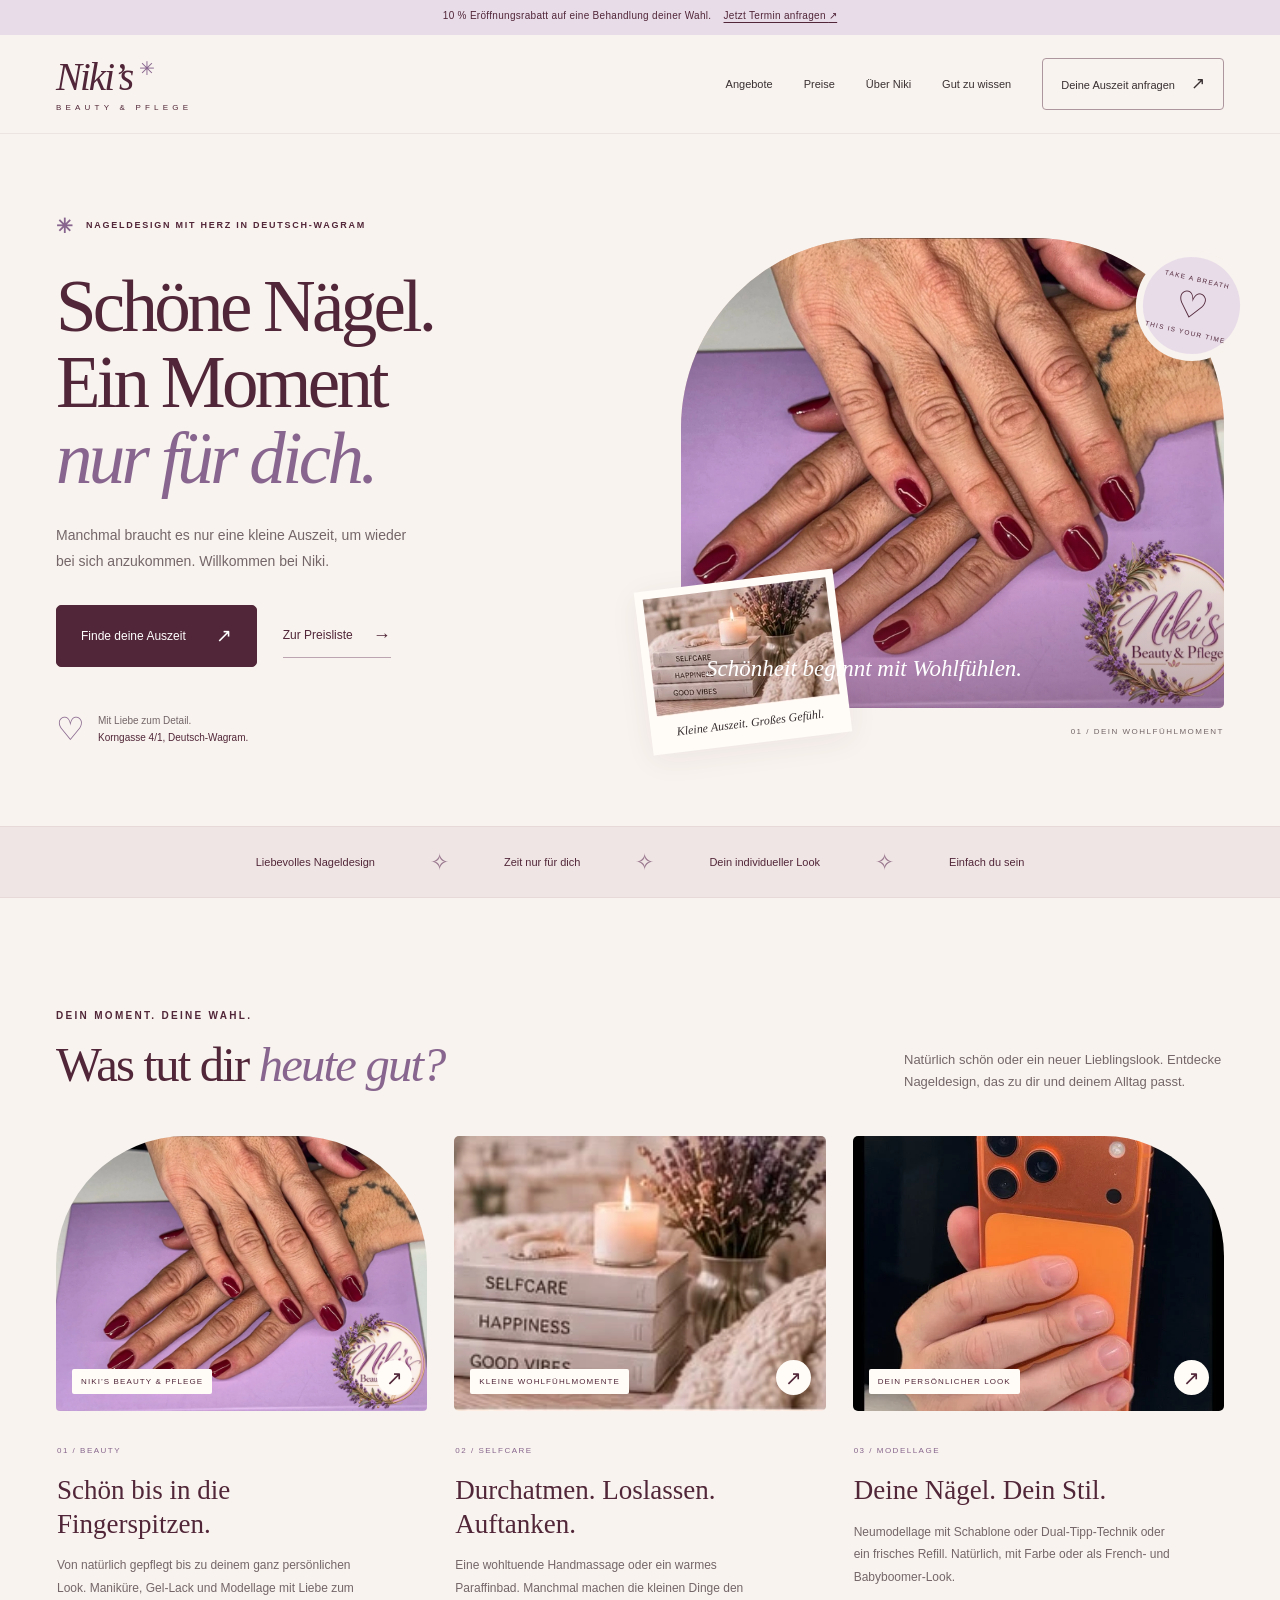
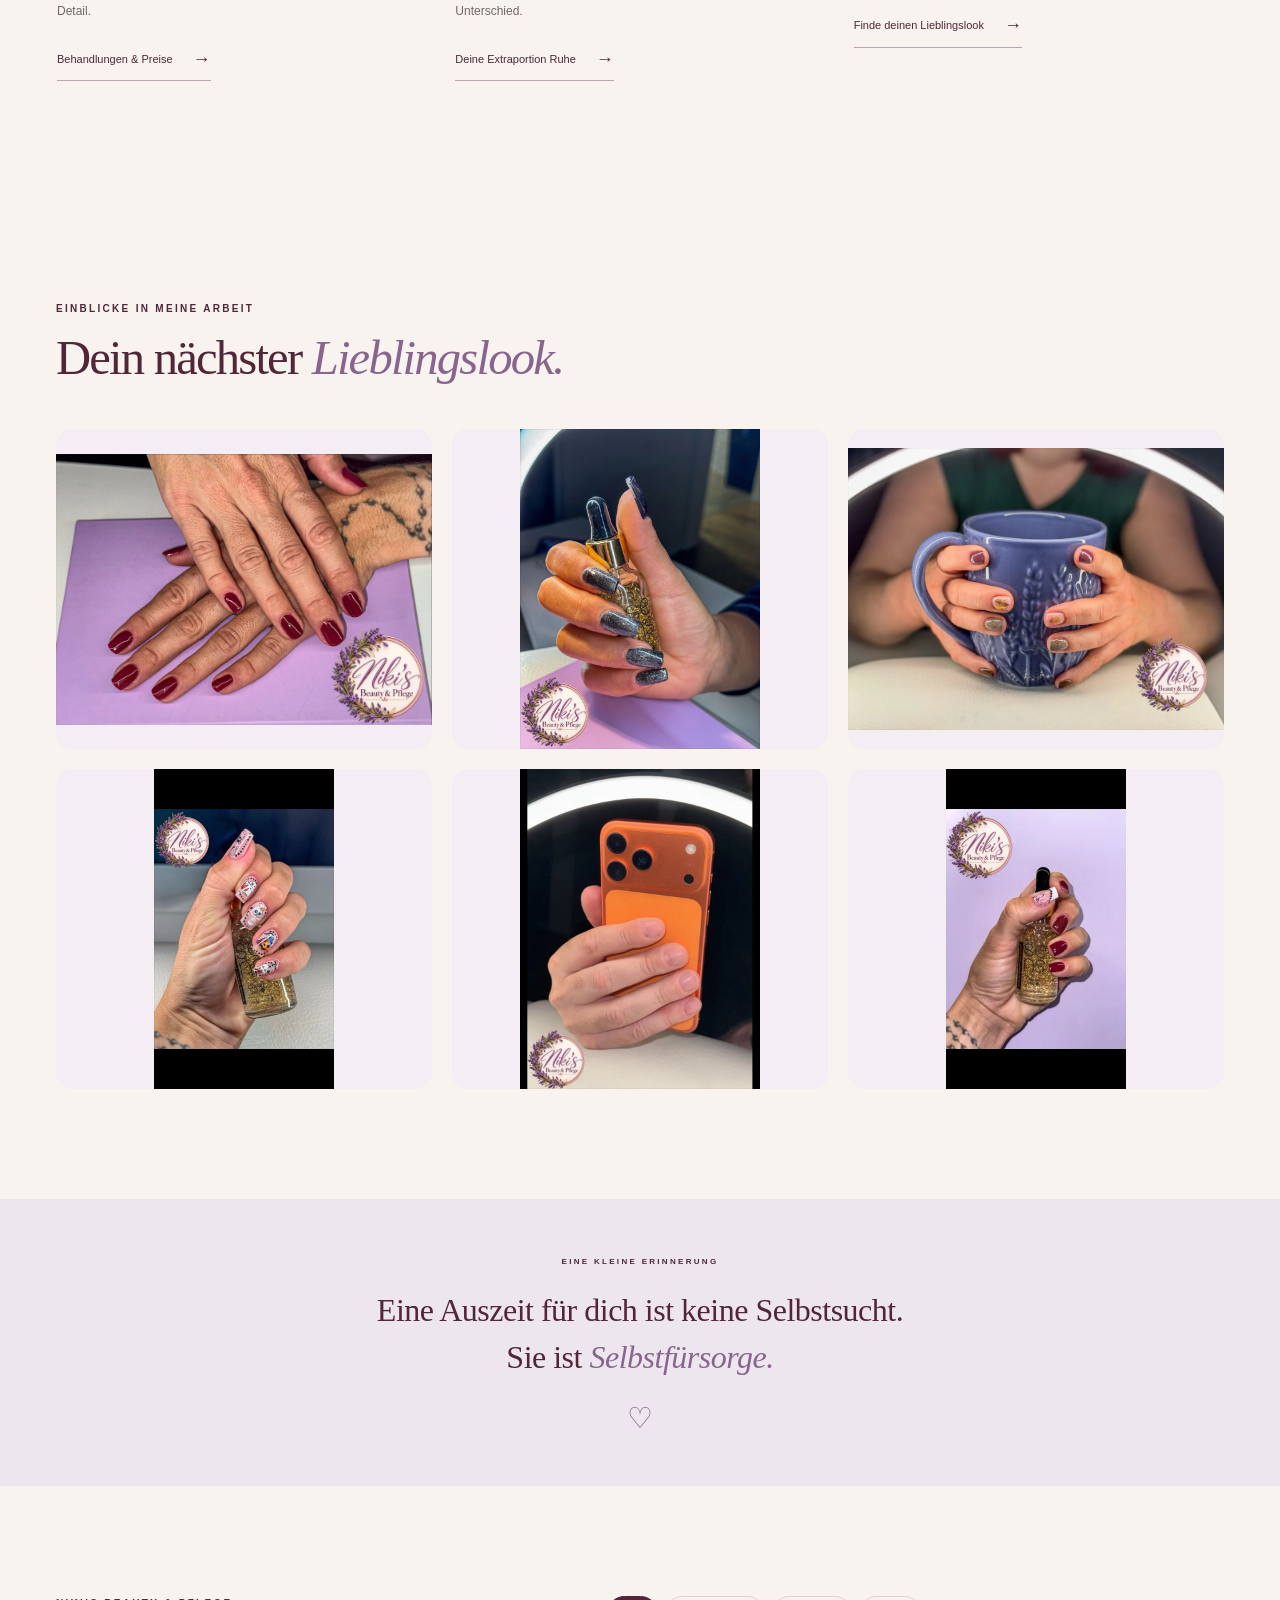
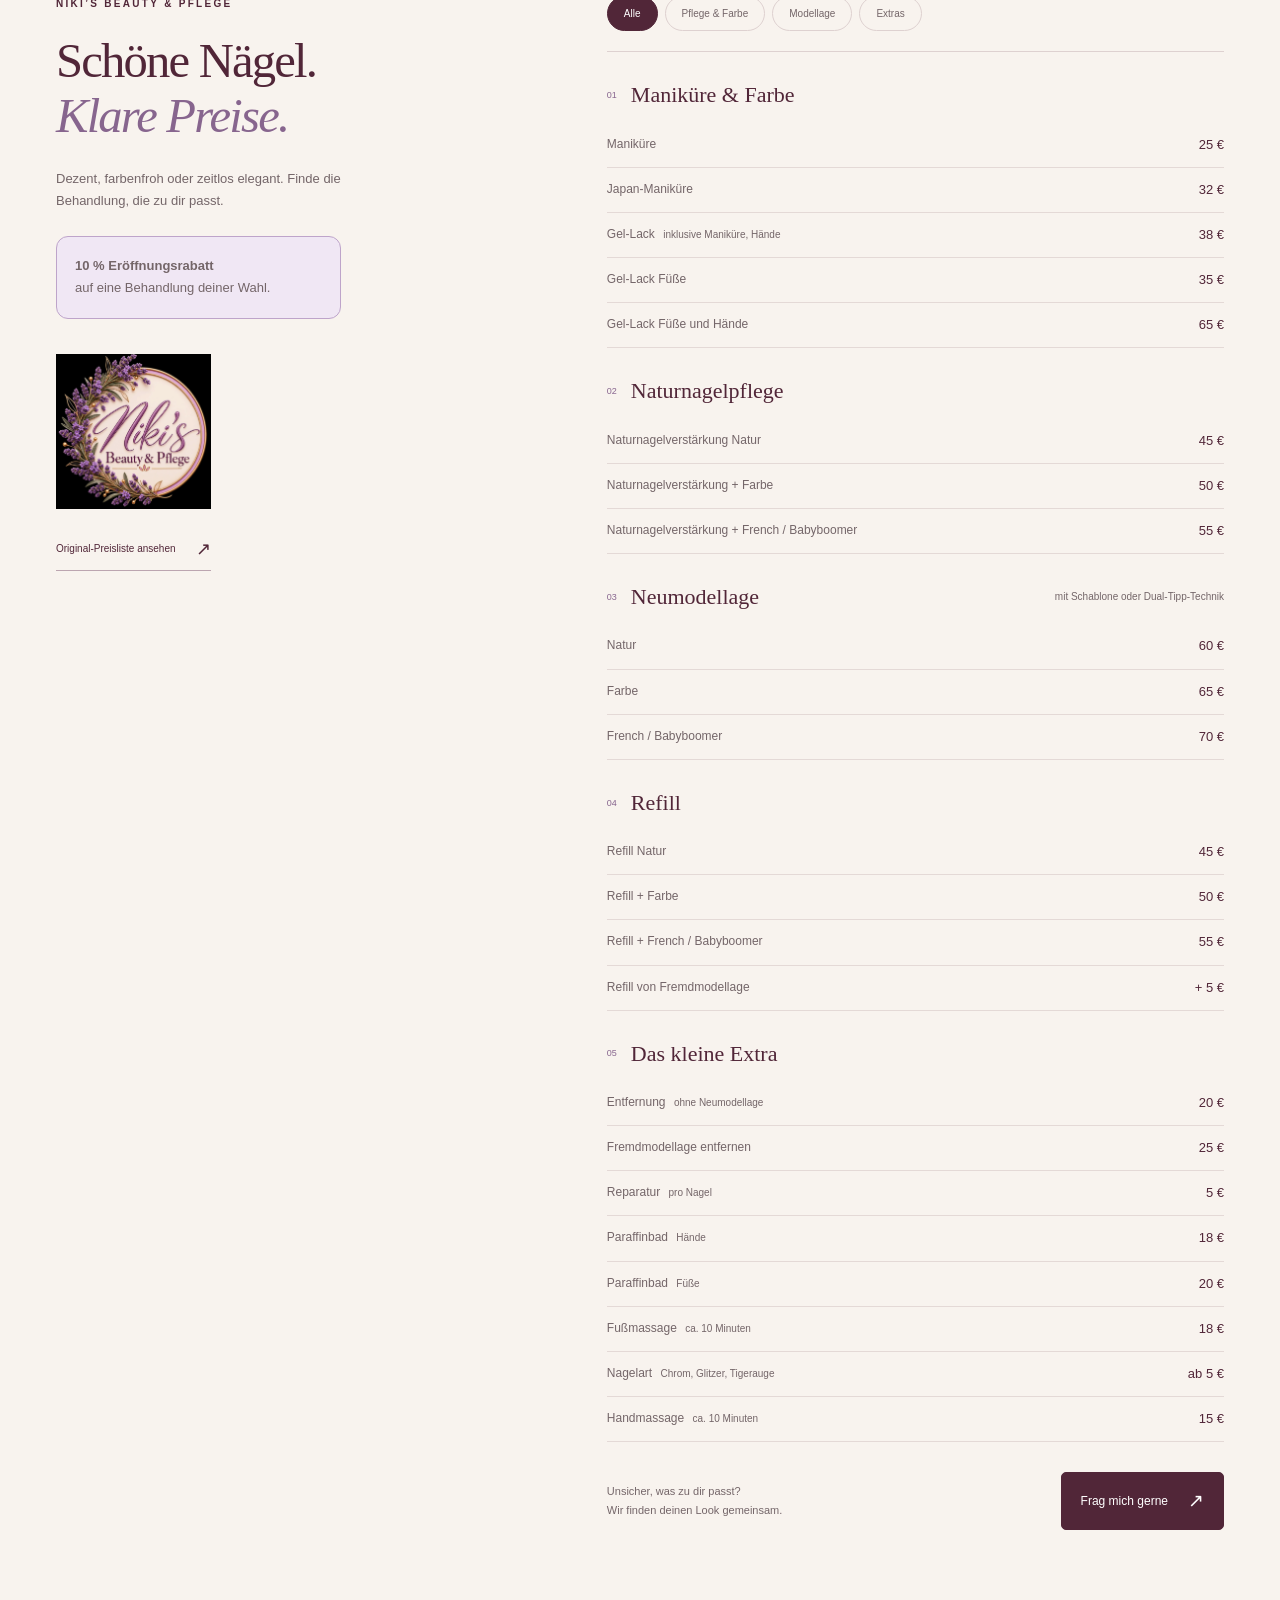
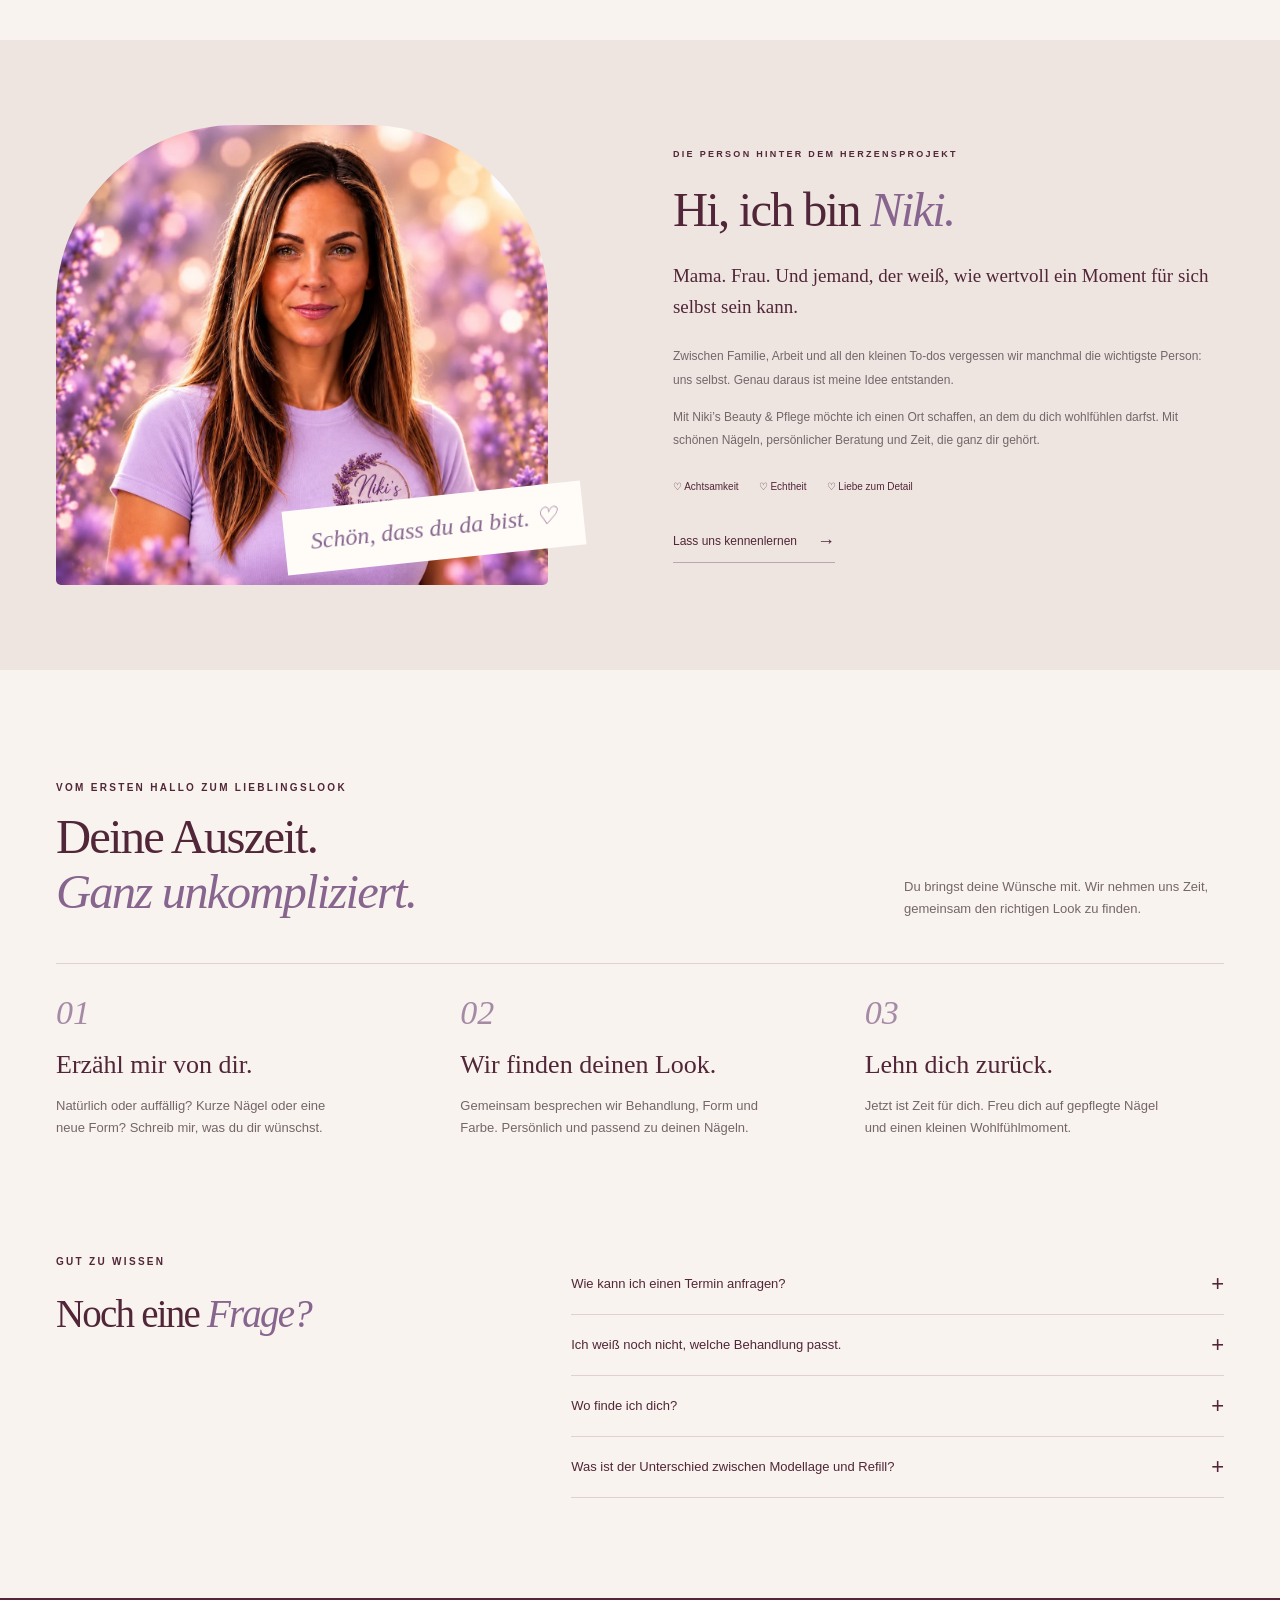
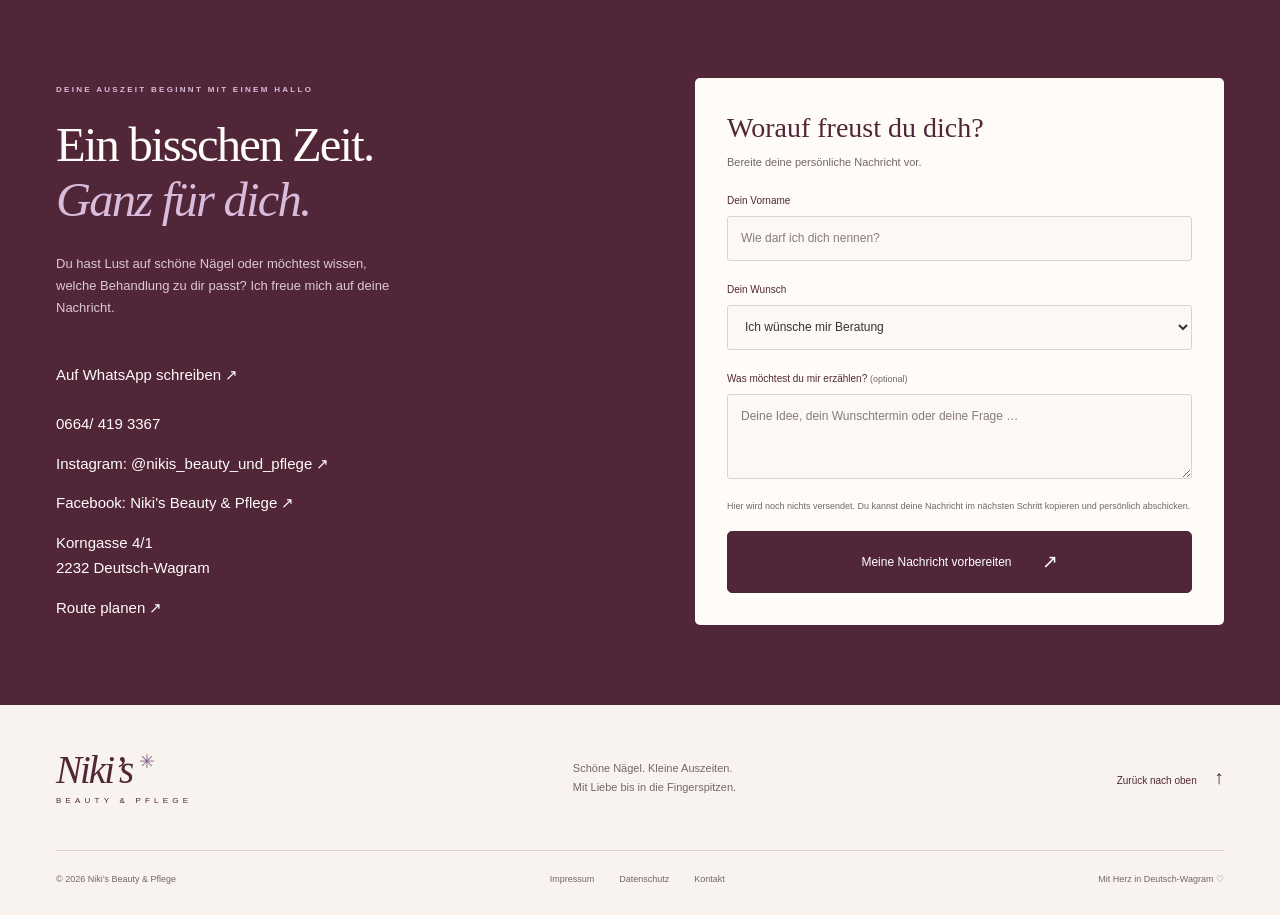
<file: index.html>
<!doctype html>
<html lang="de">
<head>
  <meta charset="utf-8">
  <meta name="viewport" content="width=device-width, initial-scale=1">
  <meta name="theme-color" content="#f8f3ee">
  <meta name="description" content="Niki’s Beauty &amp; Pflege in Deutsch-Wagram: liebevolles Nageldesign, Maniküre, Gel-Lack und Modellage. Entdecke die Behandlungen und Preise.">
  <title>Niki’s Beauty &amp; Pflege · Nageldesign in Deutsch-Wagram</title>
  <meta property="og:title" content="Niki’s Beauty &amp; Pflege · Ein Moment nur für dich">
  <meta property="og:description" content="Maniküre, Gel-Lack und Nagelmodellage in Deutsch-Wagram.">
  <meta property="og:type" content="website">
  <link rel="icon" href="assets/favicon.svg" type="image/svg+xml">
  <link rel="stylesheet" href="styles.css">
  <script src="config.js" defer></script>
  <script src="script.js" defer></script>
</head>
<body>
<a class="skip-link" href="#main">Zum Inhalt springen</a>
<div class="announcement"><span>10 % Eröffnungsrabatt auf eine Behandlung deiner Wahl.</span> <a href="#kontakt">Jetzt Termin anfragen <span aria-hidden="true">↗</span></a></div>
<header class="site-header">
  <a class="wordmark" href="#" aria-label="Niki’s Beauty &amp; Pflege, Startseite"><span>Niki’s<span class="brand-dot">✳</span></span><small>BEAUTY &amp; PFLEGE</small></a>
  <button class="menu-toggle" type="button" aria-controls="navigation" aria-expanded="false"><span>Menü</span><span class="menu-lines" aria-hidden="true"></span></button>
  <nav id="navigation" aria-label="Hauptnavigation">
    <a href="#angebote">Angebote</a><a href="#preise">Preise</a><a href="#ueber-mich">Über Niki</a><a href="#fragen">Gut zu wissen</a><a href="#kontakt" class="nav-cta">Deine Auszeit anfragen <span aria-hidden="true">↗</span></a>
  </nav>
</header>
<main id="main">
  <section class="hero section-wrap" aria-labelledby="hero-title">
    <div class="hero-copy">
      <p class="eyebrow"><span class="tiny-star" aria-hidden="true">✳</span> NAGELDESIGN MIT HERZ IN DEUTSCH-WAGRAM</p>
      <h1 id="hero-title">Schöne Nägel.<br>Ein Moment<br><em>nur für dich.</em></h1>
      <p class="intro">Manchmal braucht es nur eine kleine Auszeit, um wieder bei sich anzukommen. Willkommen bei Niki.</p>
      <div class="hero-actions"><a class="button" href="#angebote">Finde deine Auszeit <span aria-hidden="true">↗</span></a><a class="text-link" href="#preise">Zur Preisliste <span aria-hidden="true">→</span></a></div>
      <div class="hero-note"><span class="note-heart" aria-hidden="true">♡</span><p>Mit Liebe zum Detail.<br><strong>Korngasse 4/1, Deutsch-Wagram.</strong></p></div>
    </div>
    <div class="hero-art">
      <figure class="hero-photo"><img src="assets/nail-design-1.webp" alt="Bordeauxrote Nägel von Niki’s Beauty &amp; Pflege" width="454" height="356" fetchpriority="high"><figcaption>Schönheit beginnt mit Wohlfühlen.</figcaption></figure>
      <div class="circle-note"><span>TAKE A BREATH</span><b>♡</b><span>THIS IS YOUR TIME</span></div>
      <div class="mini-photo"><img src="assets/details.webp" width="316" height="171" alt="Kerzenlicht und Lavendel für einen ruhigen Moment"><span>Kleine Auszeit. Großes Gefühl.</span></div>
      <span class="hero-index" aria-hidden="true">01 / DEIN WOHLFÜHLMOMENT</span>
    </div>
  </section>
  <div class="values-strip" aria-label="Was dich erwartet"><span>Liebevolles Nageldesign</span><i aria-hidden="true">✧</i><span>Zeit nur für dich</span><i aria-hidden="true">✧</i><span>Dein individueller Look</span><i aria-hidden="true">✧</i><span>Einfach du sein</span></div>

  <section id="angebote" class="section-wrap section-space">
    <div class="section-heading"><div><p class="eyebrow">DEIN MOMENT. DEINE WAHL.</p><h2>Was tut dir <em>heute gut?</em></h2></div><p>Natürlich schön oder ein neuer Lieblingslook. Entdecke Nageldesign, das zu dir und deinem Alltag passt.</p></div>
    <div class="offer-grid">
      <article class="offer-card beauty"><a href="#preise" class="offer-image"><img src="assets/nail-design-1.webp" alt="Bordeauxrote Nagelmodellage von Niki" width="454" height="356" loading="lazy"><span class="image-label">NIKI’S BEAUTY &amp; PFLEGE</span><span class="round-arrow" aria-hidden="true">↗</span></a><div class="offer-copy"><span class="card-number">01 / BEAUTY</span><h3>Schön bis in die Fingerspitzen.</h3><p>Von natürlich gepflegt bis zu deinem ganz persönlichen Look. Maniküre, Gel-Lack und Modellage mit Liebe zum Detail.</p><a class="text-link" href="#preise">Behandlungen & Preise <span aria-hidden="true">→</span></a></div></article>
      <article class="offer-card"><a href="#preise" class="offer-image" data-category-link="extras"><img src="assets/details.webp" alt="Kerze, weiche Textilien und Lavendel" width="316" height="171" loading="lazy"><span class="image-label">KLEINE WOHLFÜHLMOMENTE</span><span class="round-arrow" aria-hidden="true">↗</span></a><div class="offer-copy"><span class="card-number">02 / SELFCARE</span><h3>Durchatmen. Loslassen. Auftanken.</h3><p>Eine wohltuende Handmassage oder ein warmes Paraffinbad. Manchmal machen die kleinen Dinge den Unterschied.</p><a class="text-link" href="#preise" data-category-link="extras">Deine Extraportion Ruhe <span aria-hidden="true">→</span></a></div></article>
      <article class="offer-card"><a href="#preise" class="offer-image" data-category-link="modellage"><img src="assets/nail-design-5.webp" alt="Natürlich gepflegte Nägel von Niki" width="158" height="144" loading="lazy"><span class="image-label">DEIN PERSÖNLICHER LOOK</span><span class="round-arrow" aria-hidden="true">↗</span></a><div class="offer-copy"><span class="card-number">03 / MODELLAGE</span><h3>Deine Nägel. Dein Stil.</h3><p>Neumodellage mit Schablone oder Dual-Tipp-Technik oder ein frisches Refill. Natürlich, mit Farbe oder als French- und Babyboomer-Look.</p><a class="text-link" href="#preise" data-category-link="modellage">Finde deinen Lieblingslook <span aria-hidden="true">→</span></a></div></article>
    </div>
  </section>

<section id="galerie" class="section-wrap section-space"><div class="section-heading"><div><p class="eyebrow">EINBLICKE IN MEINE ARBEIT</p><h2>Dein nächster <em>Lieblingslook.</em></h2></div></div><div class="nail-gallery"><a href="assets/nail-design-1.webp" target="_blank" rel="noopener"><img src="assets/nail-design-1.webp" alt="Bordeauxrote Nägel" loading="lazy"></a><a href="assets/nail-design-2.webp" target="_blank" rel="noopener"><img src="assets/nail-design-2.webp" alt="Dunkles schimmerndes Nageldesign" loading="lazy"></a><a href="assets/nail-design-3.webp" target="_blank" rel="noopener"><img src="assets/nail-design-3.webp" alt="Nageldesign mit einer violetten Tasse" loading="lazy"></a><a href="assets/nail-design-4.webp" target="_blank" rel="noopener"><img src="assets/nail-design-4.webp" alt="Rosafarbenes Nageldesign mit Verzierungen" loading="lazy"></a><a href="assets/nail-design-5.webp" target="_blank" rel="noopener"><img src="assets/nail-design-5.webp" alt="Natürliche gepflegte Nägel" loading="lazy"></a><a href="assets/nail-design-6.webp" target="_blank" rel="noopener"><img src="assets/nail-design-6.webp" alt="Bordeauxrotes Nageldesign mit goldenen Details" loading="lazy"></a></div></section>
  <section class="quote-section"><p class="eyebrow">EINE KLEINE ERINNERUNG</p><blockquote>Eine Auszeit für dich ist keine Selbstsucht.<br>Sie ist <em>Selbstfürsorge.</em></blockquote><span aria-hidden="true">♡</span></section>

  <section id="preise" class="section-wrap section-space prices-section">
    <div class="price-intro"><p class="eyebrow">NIKI’S BEAUTY &amp; PFLEGE</p><h2>Schöne Nägel.<br><em>Klare Preise.</em></h2><p>Dezent, farbenfroh oder zeitlos elegant. Finde die Behandlung, die zu dir passt.</p><p class="opening-offer"><strong>10 % Eröffnungsrabatt</strong><br>auf eine Behandlung deiner Wahl.</p><img class="price-brand" src="assets/studio-logo.webp" width="460" height="395" alt="Niki’s Beauty &amp; Pflege: Logo mit Lavendelkranz" loading="lazy"><a class="text-link" href="assets/aktuelle-preisliste.webp" target="_blank" rel="noopener">Original-Preisliste ansehen <span aria-hidden="true">↗</span></a></div>
    <div class="price-content"><div class="price-filters" role="group" aria-label="Preisliste filtern"><button type="button" class="active" data-filter="all" aria-pressed="true">Alle</button><button type="button" data-filter="pflege" aria-pressed="false">Pflege & Farbe</button><button type="button" data-filter="modellage" aria-pressed="false">Modellage</button><button type="button" data-filter="extras" aria-pressed="false">Extras</button></div>
    <p class="sr-only" id="price-status" role="status"></p>
    <div class="price-group" data-category="pflege"><h3><span>01</span> Maniküre & Farbe</h3><dl><div><dt>Maniküre</dt><dd>25 €</dd></div><div><dt>Japan-Maniküre</dt><dd>32 €</dd></div><div><dt>Gel-Lack <small>inklusive Maniküre, Hände</small></dt><dd>38 €</dd></div><div><dt>Gel-Lack Füße</dt><dd>35 €</dd></div><div><dt>Gel-Lack Füße und Hände</dt><dd>65 €</dd></div></dl></div>
    <div class="price-group" data-category="pflege"><h3><span>02</span> Naturnagelpflege</h3><dl><div><dt>Naturnagelverstärkung Natur</dt><dd>45 €</dd></div><div><dt>Naturnagelverstärkung + Farbe</dt><dd>50 €</dd></div><div><dt>Naturnagelverstärkung + French / Babyboomer</dt><dd>55 €</dd></div></dl></div>
    <div class="price-group" data-category="modellage"><h3><span>03</span> Neumodellage <small>mit Schablone oder Dual-Tipp-Technik</small></h3><dl><div><dt>Natur</dt><dd>60 €</dd></div><div><dt>Farbe</dt><dd>65 €</dd></div><div><dt>French / Babyboomer</dt><dd>70 €</dd></div></dl></div>
    <div class="price-group" data-category="modellage"><h3><span>04</span> Refill</h3><dl><div><dt>Refill Natur</dt><dd>45 €</dd></div><div><dt>Refill + Farbe</dt><dd>50 €</dd></div><div><dt>Refill + French / Babyboomer</dt><dd>55 €</dd></div><div><dt>Refill von Fremdmodellage</dt><dd>+ 5 €</dd></div></dl></div>
    <div class="price-group" data-category="extras"><h3><span>05</span> Das kleine Extra</h3><dl><div><dt>Entfernung <small>ohne Neumodellage</small></dt><dd>20 €</dd></div><div><dt>Fremdmodellage entfernen</dt><dd>25 €</dd></div><div><dt>Reparatur <small>pro Nagel</small></dt><dd>5 €</dd></div><div><dt>Paraffinbad <small>Hände</small></dt><dd>18 €</dd></div><div><dt>Paraffinbad <small>Füße</small></dt><dd>20 €</dd></div><div><dt>Fußmassage <small>ca. 10 Minuten</small></dt><dd>18 €</dd></div><div><dt>Nagelart <small>Chrom, Glitzer, Tigerauge</small></dt><dd>ab 5 €</dd></div><div><dt>Handmassage <small>ca. 10 Minuten</small></dt><dd>15 €</dd></div></dl></div>
    <div class="price-footer"><p>Unsicher, was zu dir passt?<br>Wir finden deinen Look gemeinsam.</p><a href="#kontakt" class="button button-small">Frag mich gerne <span aria-hidden="true">↗</span></a></div>
    </div>
  </section>

  <section id="ueber-mich" class="about-section"><div class="section-wrap about-grid"><div class="about-picture"><img src="assets/niki-portrait.webp" alt="Niki von Niki’s Beauty &amp; Pflege" width="335" height="363" loading="lazy"><div class="picture-note">Schön, dass du da bist. ♡</div></div><div class="about-copy"><p class="eyebrow">DIE PERSON HINTER DEM HERZENSPROJEKT</p><h2>Hi, ich bin <em>Niki.</em></h2><p class="large-copy">Mama. Frau. Und jemand, der weiß, wie wertvoll ein Moment für sich selbst sein kann.</p><p>Zwischen Familie, Arbeit und all den kleinen To-dos vergessen wir manchmal die wichtigste Person: uns selbst. Genau daraus ist meine Idee entstanden.</p><p>Mit Niki’s Beauty &amp; Pflege möchte ich einen Ort schaffen, an dem du dich wohlfühlen darfst. Mit schönen Nägeln, persönlicher Beratung und Zeit, die ganz dir gehört.</p><div class="about-values"><span>♡ Achtsamkeit</span><span>♡ Echtheit</span><span>♡ Liebe zum Detail</span></div><a class="text-link" href="#kontakt">Lass uns kennenlernen <span aria-hidden="true">→</span></a></div></div></section>

  <section id="dein-besuch" class="section-wrap section-space visit-section">
    <div class="section-heading"><div><p class="eyebrow">VOM ERSTEN HALLO ZUM LIEBLINGSLOOK</p><h2>Deine Auszeit.<br><em>Ganz unkompliziert.</em></h2></div><p>Du bringst deine Wünsche mit. Wir nehmen uns Zeit, gemeinsam den richtigen Look zu finden.</p></div>
    <div class="visit-grid"><article><span>01</span><h3>Erzähl mir von dir.</h3><p>Natürlich oder auffällig? Kurze Nägel oder eine neue Form? Schreib mir, was du dir wünschst.</p></article><article><span>02</span><h3>Wir finden deinen Look.</h3><p>Gemeinsam besprechen wir Behandlung, Form und Farbe. Persönlich und passend zu deinen Nägeln.</p></article><article><span>03</span><h3>Lehn dich zurück.</h3><p>Jetzt ist Zeit für dich. Freu dich auf gepflegte Nägel und einen kleinen Wohlfühlmoment.</p></article></div>
  </section>

  <section id="fragen" class="section-wrap faq-section"><div><p class="eyebrow">GUT ZU WISSEN</p><h2>Noch eine <em>Frage?</em></h2></div><div class="faq-list"><details><summary>Wie kann ich einen Termin anfragen?<span aria-hidden="true">+</span></summary><p>Wähle unten deine Wunschbehandlung und bereite deine Nachricht vor. Nutze die Nachricht anschließend für deine persönliche Terminanfrage bei Niki. Dein Termin ist erst nach persönlicher Bestätigung vereinbart.</p></details><details><summary>Ich weiß noch nicht, welche Behandlung passt.<span aria-hidden="true">+</span></summary><p>Das ist ganz in Ordnung. Wähle „Ich wünsche mir Beratung“ und erzähle kurz, was du dir vorstellst. Gemeinsam finden wir eine passende Behandlung.</p></details><details><summary>Wo finde ich dich?<span aria-hidden="true">+</span></summary><p>Du findest Niki’s Beauty &amp; Pflege in der Korngasse 4/1, 2232 Deutsch-Wagram. Bitte vereinbare deinen Termin vorab.</p></details><details><summary>Was ist der Unterschied zwischen Modellage und Refill?<span aria-hidden="true">+</span></summary><p>Bei einer Neumodellage entsteht dein neuer Look mit Schablone oder Dual-Tipp-Technik. Ein Refill frischt eine bestehende Modellage auf. Welche Variante zu deinen Nägeln passt, klären wir gemeinsam.</p></details></div></section>

  <section id="kontakt" class="contact-section"><div class="section-wrap contact-grid"><div class="contact-copy"><p class="eyebrow">DEINE AUSZEIT BEGINNT MIT EINEM HALLO</p><h2>Ein bisschen Zeit.<br><em>Ganz für dich.</em></h2><p>Du hast Lust auf schöne Nägel oder möchtest wissen, welche Behandlung zu dir passt? Ich freue mich auf deine Nachricht.</p><div class="contact-status"><span class="status-dot" aria-hidden="true"></span><div><strong>Termine nach Vereinbarung</strong><p>Schreib mir auf WhatsApp oder ruf mich an.</p></div></div><a class="social-link" id="configured-contact" href="https://wa.me/436644193367" target="_blank" rel="noopener noreferrer">Auf WhatsApp schreiben ↗</a><div class="contact-details"><a href="tel:+436644193367">0664/ 419 3367</a><a href="https://www.instagram.com/nikis_beauty_und_pflege/" target="_blank" rel="noopener noreferrer">Instagram: @nikis_beauty_und_pflege ↗</a><a href="https://www.facebook.com/share/1BrkpChuZu/?mibextid=wwXIfr" target="_blank" rel="noopener noreferrer">Facebook: Niki's Beauty &amp; Pflege ↗</a><address>Korngasse 4/1<br>2232 Deutsch-Wagram</address><a href="https://www.google.com/maps/search/?api=1&amp;query=Korngasse%204%2F1%2C%202232%20Deutsch-Wagram" target="_blank" rel="noopener noreferrer">Route planen ↗</a></div></div>
    <form id="inquiry-form" class="inquiry-form"><h3>Worauf freust du dich?</h3><p>Bereite deine persönliche Nachricht vor.</p><label for="name">Dein Vorname</label><input id="name" name="name" autocomplete="given-name" required maxlength="80" placeholder="Wie darf ich dich nennen?">
    <label for="service">Dein Wunsch</label><select id="service" name="service"><option>Ich wünsche mir Beratung</option><option>Maniküre & Gel-Lack</option><option>Naturnagelverstärkung</option><option>Neumodellage</option><option>Refill</option><option>Handmassage & Extras</option></select>
    <label for="message">Was möchtest du mir erzählen? <small>(optional)</small></label><textarea id="message" name="message" rows="3" maxlength="2000" placeholder="Deine Idee, dein Wunschtermin oder deine Frage …"></textarea>
    <p class="form-note">Hier wird noch nichts versendet. Im nächsten Schritt kannst du deine Nachricht in WhatsApp öffnen und selbst abschicken.</p><button class="button" type="submit">Meine Nachricht vorbereiten <span aria-hidden="true">↗</span></button><noscript><p>Die Nachrichtenvorbereitung benötigt JavaScript. Du erreichst mich auch direkt unter 0664/ 419 3367 oder über den WhatsApp-Link.</p></noscript></form>
  </div></section>
</main>
<footer class="site-footer section-wrap"><div class="footer-main"><a href="#" class="wordmark"><span>Niki’s<span class="brand-dot">✳</span></span><small>BEAUTY &amp; PFLEGE</small></a><p>Schöne Nägel. Kleine Auszeiten.<br>Mit Liebe bis in die Fingerspitzen.</p><a href="#" class="back-top">Zurück nach oben <span aria-hidden="true">↑</span></a></div><div class="footer-bottom"><span>© <span id="year">2026</span> Niki’s Beauty &amp; Pflege</span><div><a href="impressum.html">Impressum</a><a href="datenschutz.html">Datenschutz</a><a href="#kontakt">Kontakt</a></div><span>Mit Herz in Deutsch-Wagram ♡</span></div></footer>
<dialog id="message-dialog" aria-labelledby="dialog-title"><button class="dialog-close" type="button" aria-label="Fenster schließen">×</button><p class="eyebrow">FAST GESCHAFFT</p><h2 id="dialog-title">Dein persönliches <em>Hallo.</em></h2><p>Kopiere den Text oder öffne ihn in WhatsApp. Es wurde noch keine Anfrage verschickt.</p><label for="prepared-message">Deine Nachricht</label><textarea id="prepared-message" rows="7" readonly></textarea><div class="dialog-actions"><button class="button" id="copy-message" type="button">Nachricht kopieren</button><a class="button button-outline" id="send-message" hidden target="_blank" rel="noopener noreferrer">Anfrage senden ↗</a></div><p id="copy-status" role="status"></p></dialog>
</body>
</html>
</file>
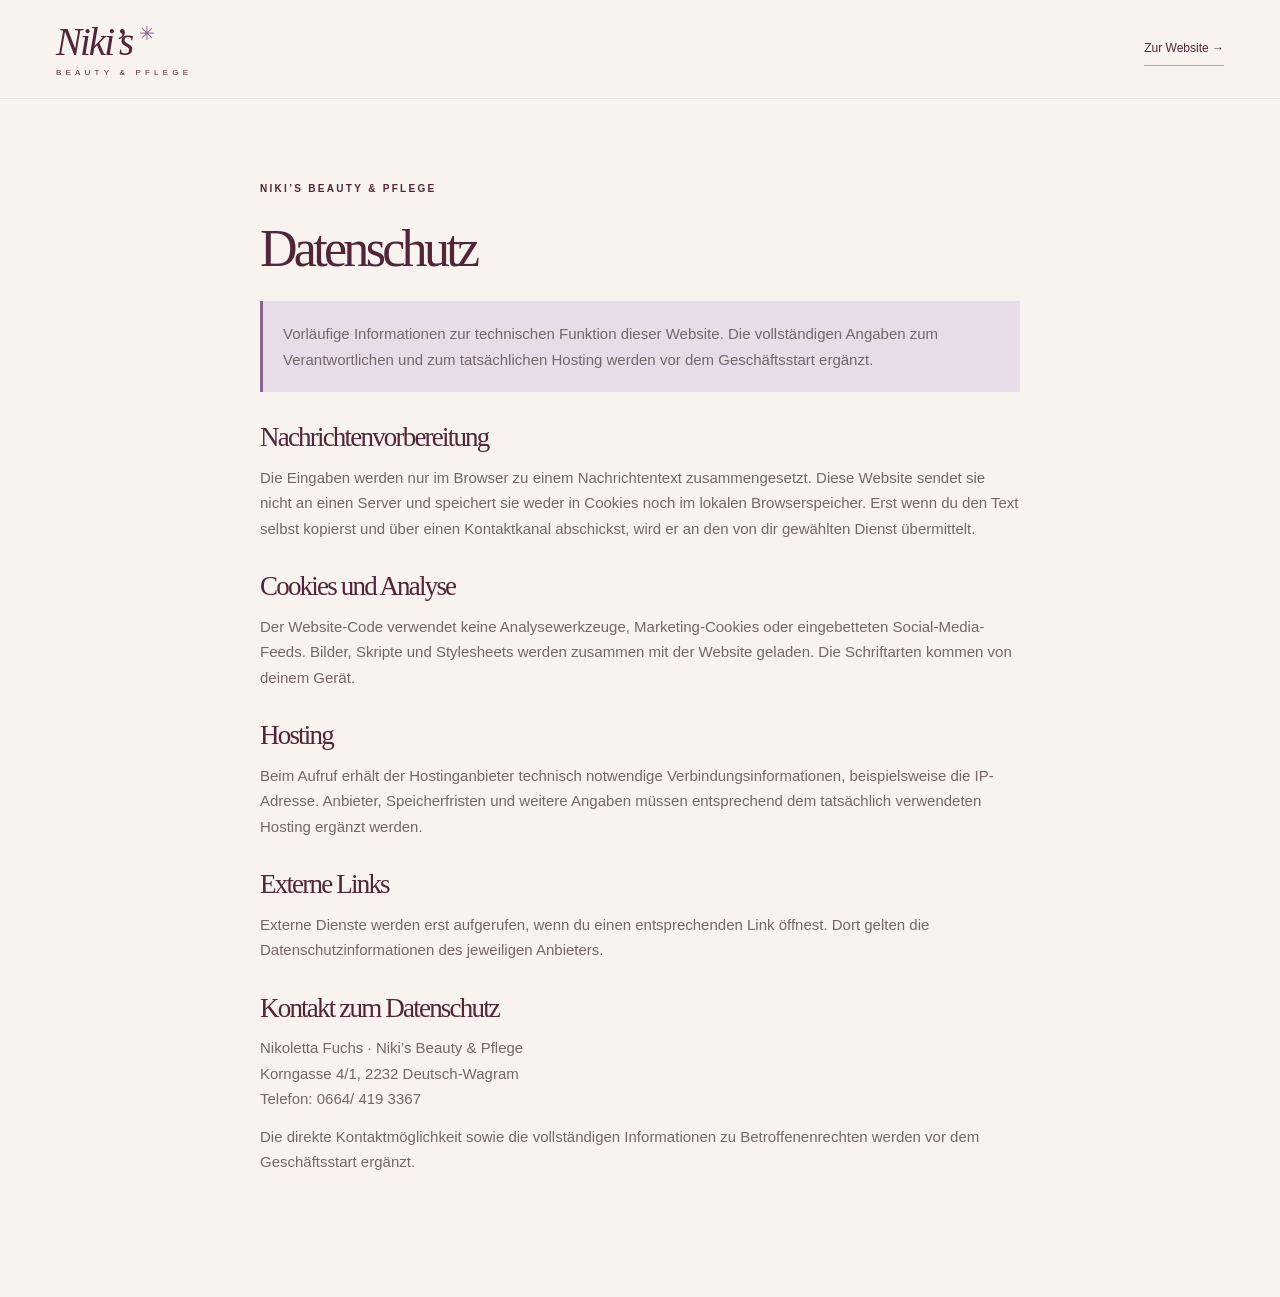
<file: datenschutz.html>
<!doctype html><html lang="de"><head><meta charset="utf-8"><meta name="viewport" content="width=device-width, initial-scale=1"><meta name="robots" content="noindex"><title>Datenschutz · Niki’s Beauty &amp; Pflege</title><link rel="icon" href="assets/favicon.svg" type="image/svg+xml"><link rel="stylesheet" href="styles.css"></head><body><header class="site-header"><a class="wordmark" href="index.html"><span>Niki’s<span class="brand-dot">✳</span></span><small>BEAUTY &amp; PFLEGE</small></a><a class="text-link" href="index.html">Zur Website →</a></header><main class="section-wrap legal-page"><p class="eyebrow">NIKI’S BEAUTY &amp; PFLEGE</p><h1>Datenschutz</h1><p class="legal-notice">Vorläufige Informationen zur technischen Funktion dieser Website. Die vollständigen Angaben zum Verantwortlichen und zum tatsächlichen Hosting werden vor dem Geschäftsstart ergänzt.</p><h2>Nachrichtenvorbereitung</h2><p>Die Eingaben werden nur im Browser zu einem Nachrichtentext zusammengesetzt. Diese Website sendet sie nicht an einen Server und speichert sie weder in Cookies noch im lokalen Browserspeicher. Erst wenn du den Text selbst kopierst und über einen Kontaktkanal abschickst, wird er an den von dir gewählten Dienst übermittelt.</p><h2>Cookies und Analyse</h2><p>Der Website-Code verwendet keine Analysewerkzeuge, Marketing-Cookies oder eingebetteten Social-Media-Feeds. Bilder, Skripte und Stylesheets werden zusammen mit der Website geladen. Die Schriftarten kommen von deinem Gerät.</p><h2>Hosting</h2><p>Beim Aufruf erhält der Hostinganbieter technisch notwendige Verbindungsinformationen, beispielsweise die IP-Adresse. Anbieter, Speicherfristen und weitere Angaben müssen entsprechend dem tatsächlich verwendeten Hosting ergänzt werden.</p><h2>Externe Links</h2><p>Externe Dienste werden erst aufgerufen, wenn du einen entsprechenden Link öffnest. Dort gelten die Datenschutzinformationen des jeweiligen Anbieters.</p><h2>Kontakt zum Datenschutz</h2><p>Nikoletta Fuchs · Niki’s Beauty &amp; Pflege<br>Korngasse 4/1, 2232 Deutsch-Wagram<br>Telefon: <a href="tel:+436644193367">0664/ 419 3367</a></p><p>Die direkte Kontaktmöglichkeit sowie die vollständigen Informationen zu Betroffenenrechten werden vor dem Geschäftsstart ergänzt.</p></main></body></html>
</file>
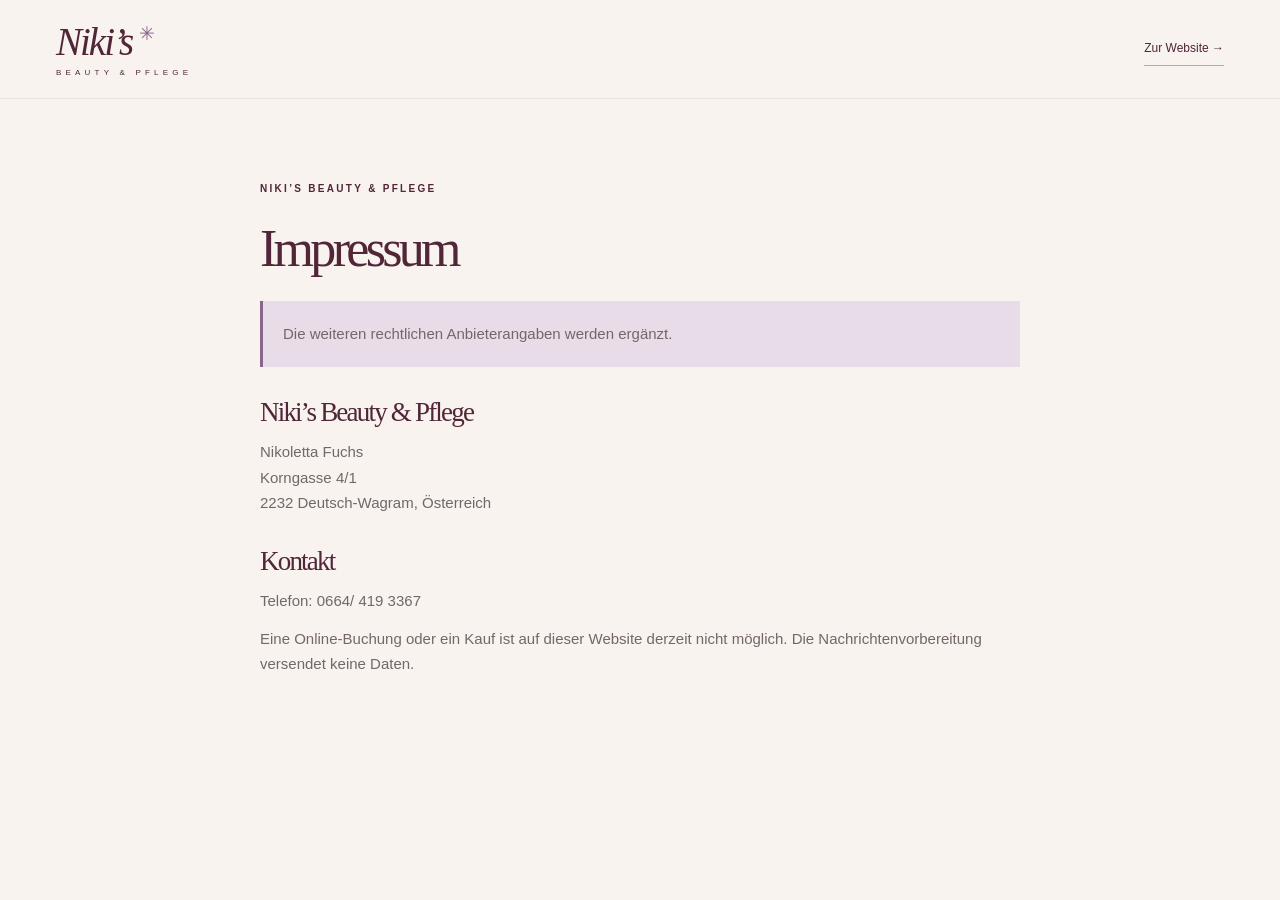
<file: impressum.html>
<!doctype html><html lang="de"><head><meta charset="utf-8"><meta name="viewport" content="width=device-width, initial-scale=1"><meta name="robots" content="noindex"><title>Impressum · Niki’s Beauty &amp; Pflege</title><link rel="icon" href="assets/favicon.svg" type="image/svg+xml"><link rel="stylesheet" href="styles.css"></head><body><header class="site-header"><a class="wordmark" href="index.html"><span>Niki’s<span class="brand-dot">✳</span></span><small>BEAUTY &amp; PFLEGE</small></a><a class="text-link" href="index.html">Zur Website →</a></header><main class="section-wrap legal-page"><p class="eyebrow">NIKI’S BEAUTY &amp; PFLEGE</p><h1>Impressum</h1><p class="legal-notice">Die weiteren rechtlichen Anbieterangaben werden ergänzt.</p><h2>Niki’s Beauty &amp; Pflege</h2><p>Nikoletta Fuchs<br>Korngasse 4/1<br>2232 Deutsch-Wagram, Österreich</p><h2>Kontakt</h2><p>Telefon: <a href="tel:+436644193367">0664/ 419 3367</a></p><p>Eine Online-Buchung oder ein Kauf ist auf dieser Website derzeit nicht möglich. Die Nachrichtenvorbereitung versendet keine Daten.</p></main></body></html>
</file>
<file: styles.css>
:root{--cream:#f8f3ee;--paper:#fffcf8;--plum:#512638;--ink:#393032;--muted:#746669;--lavender:#e8dce9;--purple:#87658e;--line:#ded1d0;--serif:Georgia,'Times New Roman',serif;--sans:'Avenir Next',Avenir,'Segoe UI',sans-serif;--radius:5px}*{box-sizing:border-box}html{scroll-behavior:smooth;scroll-padding-top:110px}body{margin:0;background:var(--cream);color:var(--ink);font:15px/1.7 var(--sans);-webkit-font-smoothing:antialiased}a{color:inherit;text-decoration:none}button,input,select,textarea{font:inherit}button,a,input,select,textarea,summary{-webkit-tap-highlight-color:transparent}button,a,summary{touch-action:manipulation}button{cursor:pointer}img{display:block;max-width:100%;object-fit:cover}button:focus-visible,a:focus-visible,summary:focus-visible{outline:3px solid var(--purple);outline-offset:6px}input:focus,select:focus,textarea:focus{outline:2px solid var(--purple);outline-offset:2px}h1,h2,h3,p,figure{margin:0}h1,h2,h3{color:var(--plum);font-family:var(--serif);font-weight:400}h1{font-size:clamp(56px,5.7vw,86px);line-height:1.04;letter-spacing:-3.7px}h2{font-size:clamp(40px,3.8vw,58px);line-height:1.13;letter-spacing:-1.8px}h3{font-size:27px;line-height:1.25}em{font-weight:400;color:var(--purple)}p{color:var(--muted)}[hidden]{display:none!important}.section-wrap{width:min(1240px,calc(100% - 112px));margin-inline:auto}.section-space{padding-block:110px}.eyebrow{font-size:10px;font-weight:600;letter-spacing:2.3px;color:var(--plum);margin-bottom:22px;line-height:1.6}.button{display:inline-flex;align-items:center;justify-content:center;gap:30px;border:1px solid var(--plum);background:var(--plum);color:white;min-height:53px;padding:14px 24px;border-radius:var(--radius);font-size:12px;font-weight:500;transition:background .2s,transform .2s}.button:hover{background:#6b3d51;transform:translateY(-2px)}.button span{font-size:19px}.button-small{padding:12px 19px;min-height:48px;gap:20px}.button-outline{background:transparent;color:var(--plum)}.button-outline:hover{background:var(--lavender)}.text-link{display:inline-flex;align-items:center;gap:20px;font-size:12px;color:var(--plum);border-bottom:1px solid #bca5b0;padding-block:6px;transition:gap .2s}.text-link:hover{gap:28px}.text-link span{font-size:18px}.announcement{min-height:35px;background:var(--lavender);text-align:center;font-size:10px;letter-spacing:.3px;padding:7px 16px;color:var(--plum)}.announcement a{margin-left:9px;text-decoration:underline;text-underline-offset:3px}.site-header{height:99px;padding-inline:max(56px,calc((100vw - 1240px)/2));display:flex;align-items:center;justify-content:space-between;background:#f8f3eef5;position:sticky;top:0;z-index:10;border-bottom:1px solid #ded1d075;backdrop-filter:blur(15px)}.wordmark{display:inline-flex;flex-direction:column;color:var(--plum);min-width:120px;line-height:1}.wordmark>span{font:italic 39px/1 var(--serif);letter-spacing:-2px}.brand-dot{font:19px var(--serif);margin-left:7px;color:var(--purple);vertical-align:top}.wordmark small{font-size:8px;letter-spacing:4.2px;margin-top:8px}.site-header nav{display:flex;align-items:center;gap:31px}.site-header nav a{font-size:11px;transition:color .2s}.site-header nav a:hover{color:var(--purple)}.nav-cta{border:1px solid #ad969e;padding:11px 18px;border-radius:4px}.nav-cta span{margin-left:13px;font-size:17px}.menu-toggle{display:none}.hero{display:grid;grid-template-columns:1.04fr 1fr;gap:36px;min-height:681px;padding-block:76px 70px;align-items:center}.hero .eyebrow{font-size:9px;letter-spacing:1.75px;margin-bottom:27px}.tiny-star{font-size:20px;vertical-align:middle;margin-right:7px;color:var(--purple)}.intro{max-width:370px;margin-top:25px;font-size:14px;line-height:1.9}.hero-actions{display:flex;align-items:center;gap:26px;margin-top:30px}.hero-note{display:flex;gap:13px;align-items:center;margin-top:35px}.hero-note p{font-size:10px;line-height:1.7}.hero-note strong{font-weight:400;color:var(--plum)}.note-heart{font-size:32px;color:var(--purple)}.hero-art{position:relative;margin:0 0 28px 12px;padding-top:8px}.hero-photo{height:470px;overflow:hidden;border-radius:190px 190px 5px 5px;position:relative;background:#e6c9bc}.hero-photo img{width:100%;height:100%;object-position:71% center}.hero-photo:after{content:'';position:absolute;inset:60% 0 0;background:linear-gradient(transparent,#4c26375c)}.hero-photo figcaption{position:absolute;bottom:26px;left:25px;color:white;font:italic 23px var(--serif);z-index:1}.circle-note{position:absolute;right:-23px;top:20px;width:111px;height:111px;border-radius:50%;background:var(--lavender);border:7px solid var(--cream);display:flex;flex-direction:column;align-items:center;justify-content:center;transform:rotate(13deg);color:var(--plum)}.circle-note span{font-size:6.5px;letter-spacing:1.3px}.circle-note b{font:36px var(--serif)}.mini-photo{position:absolute;bottom:-36px;left:-38px;width:200px;padding:8px 8px 13px;background:var(--paper);box-shadow:0 6px 30px #51263810;transform:rotate(-7deg)}.mini-photo img{height:118px;width:100%}.mini-photo span{display:block;text-align:center;font:italic 12px var(--serif);padding-top:10px}.hero-index{position:absolute;bottom:-30px;right:0;font-size:8px;letter-spacing:1.5px;color:var(--muted)}.values-strip{display:flex;align-items:center;justify-content:center;gap:55px;min-height:72px;background:#efe5e4;border-block:1px solid #e6d9d7;padding:16px 24px;font-size:11px;color:var(--plum)}.values-strip i{font:23px var(--serif);color:#9a788f}.section-heading{display:flex;align-items:end;justify-content:space-between;gap:40px;margin-bottom:43px}.section-heading>p{max-width:320px;font-size:13px}.section-heading .eyebrow{margin-bottom:14px}.offer-grid{display:grid;grid-template-columns:repeat(3,1fr);gap:27px}.offer-image{height:275px;position:relative;display:block;overflow:hidden;border-radius:130px 130px 4px 4px;background:var(--lavender)}.offer-card:nth-child(2) .offer-image{border-radius:5px}.offer-card:nth-child(3) .offer-image{border-radius:5px 120px 5px 5px}.offer-image img{height:100%;width:100%;transition:transform .6s}.offer-image:hover img{transform:scale(1.05)}.image-label{position:absolute;bottom:17px;left:16px;font-size:8px;letter-spacing:1.1px;background:var(--paper);border-radius:2px;padding:6px 9px;color:var(--plum)}.round-arrow{position:absolute;right:15px;bottom:16px;background:var(--paper);color:var(--plum);border-radius:50%;width:35px;height:35px;display:grid;place-items:center;font-size:20px}.offer-copy{padding:24px 1px 0}.card-number{font-size:8px;letter-spacing:1.5px;color:var(--purple)}.offer-copy h3{margin:13px 0;font-size:27px;max-width:280px}.offer-copy p{font-size:12px;line-height:1.9;max-width:320px;margin-bottom:15px}.offer-copy .text-link{font-size:11px}.quote-section{text-align:center;background:#eee6ee;padding:57px 24px 43px}.quote-section .eyebrow{font-size:8px;margin-bottom:18px}.quote-section blockquote{font:32px/1.45 var(--serif);letter-spacing:-.5px;color:var(--plum);margin:0}.quote-section>span{font-size:29px;color:var(--purple);display:block;margin-top:14px}.prices-section{display:grid;grid-template-columns:1fr 1.4fr;gap:110px}.price-intro>p:not(.eyebrow){font-size:13px;max-width:285px;margin-top:24px}.price-brand{width:155px;height:auto;mix-blend-mode:multiply;margin:35px 0 19px}.price-intro>.text-link{font-size:10px}.price-filters{display:flex;gap:7px;flex-wrap:wrap;padding-bottom:20px;border-bottom:1px solid var(--line)}.price-filters button{border:1px solid var(--line);background:transparent;color:var(--muted);padding:8px 16px;border-radius:25px;font-size:10px;transition:background .2s}.price-filters button.active{background:var(--plum);color:white;border-color:var(--plum)}.price-group{padding-top:29px}.price-group h3{font-size:22px;display:flex;align-items:center;gap:14px}.price-group h3>span{font:9px var(--sans);color:var(--purple)}.price-group h3 small{font:10px var(--sans);color:var(--muted);margin-left:auto}.price-group dl{margin:14px 0 0}.price-group dl>div{display:flex;justify-content:space-between;gap:25px;border-bottom:1px solid #e4d9d6;padding:11px 0;font-size:12px}.price-group dt{color:var(--muted)}.price-group dt small{font-size:10px;margin-left:5px}.price-group dd{margin:0;white-space:nowrap;color:var(--plum);font-size:13px}.price-footer{display:flex;align-items:center;justify-content:space-between;gap:15px;margin-top:30px}.price-footer p{font-size:11px}.about-section{background:#eee5e1;padding-block:85px}.about-grid{display:grid;grid-template-columns:.92fr 1fr;gap:110px;align-items:center}.about-picture{position:relative;margin-right:15px}.about-picture>img{width:100%;height:460px;border-radius:180px 180px 5px 5px;object-position:center}.picture-note{background:var(--paper);padding:18px 26px;font:italic 24px var(--serif);color:var(--purple);position:absolute;right:-36px;bottom:25px;transform:rotate(-6deg)}.about-copy .eyebrow{font-size:9px}.about-copy .large-copy{font-size:19px;line-height:1.6;color:var(--plum);font-family:var(--serif);margin:23px 0}.about-copy>p:not(.eyebrow):not(.large-copy){font-size:12px;line-height:1.95;margin-top:14px}.about-values{display:flex;flex-wrap:wrap;gap:20px;font-size:10px;color:var(--plum);margin:25px 0}.community-top{display:flex;justify-content:space-between;align-items:center;margin-bottom:15px}.script-note{font:italic 22px var(--serif);color:var(--purple)}.community-grid{display:grid;grid-template-columns:.9fr 1.1fr;gap:80px;align-items:center}.community-grid>div>p{font-size:13px;max-width:350px;margin:24px 0 28px}.community-visual{position:relative}.community-visual img{height:365px;width:100%;border-radius:5px 145px 5px 5px;object-position:center}.community-caption{background:var(--lavender);padding:20px 23px;position:relative;margin:-35px 25px 0 -25px;border-radius:3px}.community-caption span{font-size:8px;letter-spacing:1.6px;display:block;color:var(--purple)}.community-caption strong{font:25px var(--serif);color:var(--plum);display:block;margin-top:6px}.community-bottom{display:grid;grid-template-columns:repeat(3,1fr);gap:50px;margin-top:60px;border-top:1px solid var(--line);padding-top:29px}.community-bottom span{font-size:10px;color:var(--purple)}.community-bottom h3{font-size:23px;margin:11px 0}.community-bottom p{font-size:12px;max-width:290px}.partner-section{background:#eee6ee;border-radius:5px;padding:44px 48px;display:grid;grid-template-columns:1fr 1fr;gap:80px;align-items:center}.partner-section h2{font-size:37px}.partner-section .eyebrow{font-size:8px;margin-bottom:16px}.partner-section p:not(.eyebrow){font-size:12px;margin-bottom:17px}.faq-section{display:grid;grid-template-columns:1fr 1.5fr;gap:80px;padding-block:100px}.faq-section h2{font-size:39px}.faq-list details{border-bottom:1px solid var(--line)}.faq-list summary{list-style:none;padding:19px 0;cursor:pointer;display:flex;justify-content:space-between;gap:20px;color:var(--plum);font-size:13px}.faq-list summary::-webkit-details-marker{display:none}.faq-list summary span{font-size:22px;line-height:1;transition:transform .2s}.faq-list details[open] summary span{transform:rotate(45deg)}.faq-list details p{padding:0 28px 22px 0;font-size:12px}.contact-section{background:var(--plum);padding-block:80px;color:var(--paper)}.contact-grid{display:grid;grid-template-columns:1fr 1fr;gap:110px;align-items:center}.contact-copy h2{color:var(--paper)}.contact-copy h2 em{color:#d9bbdc}.contact-copy>.eyebrow{color:#d9bbdc;font-size:8px}.contact-copy>p:not(.eyebrow){color:#ddc9d0;font-size:13px;margin-top:25px;max-width:340px}.social-link{display:flex;flex-direction:column;margin-top:42px;gap:6px}.social-link>span{font-size:8px;letter-spacing:2px;color:#d9bbdc}.social-link strong{font-weight:400;font-size:20px}.social-link strong span{margin-left:20px}.contact-copy .location{font-size:10px!important;margin-top:27px!important}.inquiry-form{padding:32px;background:var(--paper);border-radius:5px;color:var(--ink)}.inquiry-form h3{font-size:28px}.inquiry-form>p{font-size:11px;margin-top:8px}label{display:block;font-size:10px;margin:20px 0 7px;color:var(--plum)}label small{font-size:9px;color:var(--muted)}input,select,textarea{width:100%;border:1px solid var(--line);border-radius:3px;background:#fcf9f5;color:var(--ink);padding:11px 13px;font-size:12px;min-height:45px}textarea{resize:vertical}input::placeholder,textarea::placeholder{color:#8a797e}.inquiry-form .form-note{font-size:9px;line-height:1.7;margin:12px 0 17px}.inquiry-form .button{width:100%}.footer-main{display:flex;align-items:center;justify-content:space-between;gap:30px;padding-block:45px}.footer-main>p{font-size:11px}.back-top{font-size:10px;color:var(--plum)}.back-top span{font-size:19px;margin-left:15px}.footer-bottom{border-top:1px solid var(--line);padding-block:21px 27px;display:flex;justify-content:space-between;gap:15px;font-size:9px;color:var(--muted)}.footer-bottom>div{display:flex;gap:25px}.footer-bottom a:hover{text-decoration:underline}dialog{width:min(580px,calc(100% - 32px));border:1px solid var(--line);border-radius:10px;background:var(--paper);padding:38px;color:var(--ink);max-height:90dvh;overflow:auto}dialog::backdrop{background:#28182399;backdrop-filter:blur(4px)}dialog h2{font-size:37px}dialog>p:not(.eyebrow){font-size:12px;margin-top:18px}.dialog-close{position:absolute;right:13px;top:8px;background:transparent;border:0;color:var(--plum);font-size:28px;width:40px;height:40px}.dialog-actions{display:flex;flex-wrap:wrap;gap:10px;margin-top:17px}.dialog-actions .button{flex:1;font-size:11px;padding:12px 15px}.skip-link{position:fixed;top:-100px;left:20px;background:var(--plum);color:white;padding:10px 20px;z-index:100}.skip-link:focus{top:10px}.sr-only{position:absolute;width:1px;height:1px;padding:0;margin:-1px;overflow:hidden;clip:rect(0,0,0,0);white-space:nowrap;border:0}.legal-page{max-width:760px;padding-block:70px 110px}.legal-page h1{font-size:52px;margin:25px 0}.legal-page h2{font-size:27px;margin:30px 0 12px}.legal-page p{margin:12px 0}.legal-notice{padding:20px;background:var(--lavender);border-left:3px solid var(--purple)}
@media(min-width:1450px){.hero{min-height:755px}.hero-photo{height:510px}}
@media(max-width:1100px){.section-wrap{width:calc(100% - 64px)}.site-header{padding-inline:32px}.site-header nav{gap:20px}.hero{gap:28px}.hero h1{font-size:64px}.hero-actions{gap:18px}.hero-actions .button{padding-inline:18px;gap:14px}.hero-photo{height:430px}.values-strip{gap:25px}.prices-section,.about-grid,.contact-grid{gap:60px}.community-grid{gap:45px}.offer-image{height:230px}.section-heading>p{max-width:280px}.offer-copy h3{font-size:24px}}
@media(max-width:800px){html{scroll-padding-top:90px}.site-header{height:83px}.wordmark>span{font-size:33px}.wordmark small{font-size:7px}.menu-toggle{display:flex;align-items:center;gap:14px;background:transparent;border:1px solid var(--line);border-radius:4px;padding:9px 13px;color:var(--plum);font-size:11px}.menu-lines{width:17px;height:9px;border-block:1px solid currentColor}.site-header nav{display:none;position:absolute;top:83px;left:0;right:0;background:var(--cream);padding:20px 32px 28px;border-bottom:1px solid var(--line);box-shadow:0 15px 20px #5126380a;align-items:stretch;gap:0}.site-header nav.is-open{display:flex;flex-direction:column}.site-header nav>a{padding:12px;font-size:13px}.nav-cta{margin-top:8px;text-align:center}.hero{min-height:auto;padding-top:44px;padding-bottom:60px;gap:35px}.hero h1{font-size:52px;letter-spacing:-2px}.hero .eyebrow{font-size:7px;letter-spacing:1px}.intro{font-size:12px}.hero-actions{flex-direction:column;align-items:flex-start;gap:12px}.hero-photo{height:380px;border-radius:140px 140px 4px 4px}.hero-photo figcaption{font-size:17px;left:16px;bottom:65px}.mini-photo{width:147px;left:-20px;bottom:-17px}.mini-photo img{height:88px}.mini-photo span{font-size:10px}.circle-note{width:92px;height:92px;right:-15px;border-width:5px}.circle-note span{font-size:5px}.hero-index{display:none}.values-strip{gap:18px;font-size:9px}.values-strip i{font-size:16px}.section-space{padding-block:75px}.section-heading{gap:30px;align-items:start}.section-heading>p{max-width:240px;font-size:12px}.section-heading h2{font-size:38px}.offer-grid{gap:18px}.offer-image{height:205px}.image-label{font-size:6px;left:10px;bottom:11px;padding:5px}.round-arrow{width:26px;height:26px;font-size:16px;right:10px;bottom:10px}.offer-copy h3{font-size:22px}.offer-copy p{font-size:11px}.prices-section{grid-template-columns:.8fr 1.2fr;gap:35px}.price-intro h2{font-size:39px}.price-filters{gap:5px}.price-filters button{font-size:9px;padding:7px 11px}.price-group h3{font-size:20px;flex-wrap:wrap;gap:8px}.price-group dl>div{font-size:11px}.price-group h3 small{margin-left:0}.price-footer{align-items:flex-start;flex-direction:column}.about-grid{gap:45px}.about-picture>img{height:380px}.picture-note{font-size:17px;padding:15px 18px;right:-22px}.about-copy h2{font-size:41px}.about-copy .eyebrow{font-size:7px}.about-copy .large-copy{font-size:17px}.about-values{gap:10px}.community-grid{gap:30px}.community-visual img{height:335px}.community-caption strong{font-size:22px}.community-bottom{gap:25px}.partner-section{padding:32px;gap:35px}.partner-section h2{font-size:30px}.faq-section{gap:30px;padding-block:75px;grid-template-columns:.8fr 1.2fr}.faq-section h2{font-size:34px}.contact-grid{gap:35px;grid-template-columns:.9fr 1.1fr}.contact-copy h2{font-size:39px}.inquiry-form{padding:25px}.inquiry-form h3{font-size:24px}.footer-bottom>span:last-child{display:none}}
@media(max-width:600px){.section-wrap{width:calc(100% - 40px)}.announcement{font-size:9px;line-height:1.6}.announcement>span{display:none}.site-header{padding-inline:20px;height:77px}.site-header nav{top:77px}.hero{display:flex;flex-direction:column;padding-top:35px;gap:28px;padding-bottom:50px}.hero-copy{width:100%}.hero h1{font-size:clamp(52px,12.6vw,73px);letter-spacing:-2.5px}.hero .eyebrow{font-size:7px;letter-spacing:1.2px;margin-bottom:19px}.intro{max-width:320px;font-size:13px;margin-top:22px}.hero-actions{flex-direction:row;align-items:center;gap:23px;margin-top:23px}.hero-actions .button{font-size:11px;padding:12px 17px;gap:15px}.hero-actions .text-link{font-size:11px;gap:10px}.hero-note{margin-top:20px}.hero-art{width:calc(100% - 24px);margin:0 0 15px 0}.hero-photo{height:385px;border-radius:160px 160px 4px 4px}.hero-photo figcaption{bottom:30px;left:20px;font-size:21px}.mini-photo{width:151px;bottom:-23px;left:-11px}.mini-photo img{height:87px}.circle-note{right:-14px;top:15px;width:98px;height:98px}.values-strip{display:grid;grid-template-columns:1fr 1fr;gap:10px;text-align:center;font-size:10px;padding:20px}.values-strip i{display:none}.section-space{padding-block:60px}.section-heading{display:block;margin-bottom:29px}.section-heading h2{font-size:38px}.section-heading>p{margin-top:18px;max-width:340px}.eyebrow{font-size:8px}.offer-grid{grid-template-columns:1fr;gap:36px}.offer-image{height:300px;border-radius:145px 145px 4px 4px}.offer-card:nth-child(2) .offer-image{height:235px}.offer-card:nth-child(3) .offer-image{height:265px}.offer-copy{padding-top:18px}.offer-copy h3{font-size:28px;max-width:none;margin:9px 0}.offer-copy p{font-size:13px;max-width:none;margin-bottom:10px}.offer-copy .text-link{font-size:12px}.image-label{font-size:8px;bottom:17px;left:15px;padding:6px 9px}.round-arrow{width:34px;height:34px;bottom:15px;right:15px;font-size:20px}.quote-section{padding:41px 20px 28px}.quote-section blockquote{font-size:26px}.quote-section blockquote br{display:none}.prices-section{display:block}.price-intro h2{font-size:43px}.price-intro>p:not(.eyebrow){max-width:330px}.price-brand{display:none}.price-intro>.text-link{margin:15px 0 26px}.price-filters{gap:6px}.price-filters button{padding:9px 13px;font-size:10px}.price-group h3{font-size:23px}.price-group dl>div{font-size:12px;padding-block:12px}.price-group dt small{font-size:10px}.price-footer{flex-direction:row;align-items:center}.price-footer .button{font-size:10px;gap:10px;padding-inline:13px}.about-section{padding-block:55px}.about-grid{display:flex;flex-direction:column;gap:38px}.about-picture{width:calc(100% - 32px);margin-right:14px}.about-picture>img{height:370px;border-radius:160px 160px 4px 4px}.picture-note{font-size:22px;right:-29px}.about-copy h2{font-size:45px}.about-copy .eyebrow{font-size:8px}.about-copy .large-copy{font-size:20px;margin:18px 0}.about-copy>p:not(.eyebrow):not(.large-copy){font-size:13px}.about-values{font-size:11px;gap:20px}.community-top{display:block}.script-note{display:block;font-size:20px;margin-bottom:24px}.community-grid{display:flex;flex-direction:column;gap:35px}.community-grid h2{font-size:47px}.community-grid>div>p{max-width:none}.community-visual{width:100%}.community-visual img{height:280px}.community-caption{margin:-25px 15px 0 -5px;padding:18px}.community-caption strong{font-size:25px}.community-bottom{grid-template-columns:1fr;gap:22px;margin-top:35px;padding-top:25px}.community-bottom>div{position:relative;padding-left:32px}.community-bottom>div>span{position:absolute;left:0;top:7px}.community-bottom h3{margin:0 0 8px}.community-bottom p{max-width:none}.partner-section{display:block;padding:27px;width:calc(100% - 32px)}.partner-section h2{font-size:34px;margin-bottom:23px}.faq-section{display:block;padding-block:60px}.faq-section h2{font-size:40px;margin-bottom:22px}.faq-list summary{font-size:12px}.contact-section{padding-block:55px}.contact-grid{display:block}.contact-copy h2{font-size:45px}.contact-copy>p:not(.eyebrow){max-width:none}.social-link{margin-top:27px}.inquiry-form{margin-top:32px;padding:24px}.inquiry-form h3{font-size:28px}input,select,textarea{font-size:16px}label{font-size:11px}.inquiry-form .form-note{font-size:10px}.footer-main{flex-wrap:wrap;padding-block:32px;gap:22px}.footer-main>p{font-size:10px}.back-top{width:100%;padding-top:8px}.footer-bottom{font-size:8px;flex-wrap:wrap}.footer-bottom>div{gap:19px}dialog{padding:30px 22px}dialog h2{font-size:33px}.dialog-actions{flex-direction:column}.legal-page{padding-block:45px 75px}.legal-page h1{font-size:39px}}
@media(prefers-reduced-motion:reduce){html{scroll-behavior:auto}*,*:before,*:after{transition:none!important;animation:none!important}}
@media print{.announcement,.site-header,.hero,.values-strip,#angebote,.quote-section,#ueber-mich,#community,.partner-section,.faq-section,.contact-section,.site-footer,.price-filters,.price-brand,.price-footer,.price-intro>.text-link{display:none!important}body{background:white}.prices-section{display:block;padding:0;width:100%}.price-group[hidden]{display:block!important}.price-group{break-inside:avoid}.price-intro h2{font-size:32px}.price-intro>p{margin:10px 0}.price-group{padding-top:12px}}
.visit-section{padding-bottom:15px}.visit-grid{display:grid;grid-template-columns:repeat(3,1fr);gap:45px;border-top:1px solid var(--line);padding-top:30px}.visit-grid article>span{font:italic 34px var(--serif);color:#a58aa5}.visit-grid h3{font-size:26px;margin:17px 0 13px}.visit-grid p{font-size:13px;max-width:300px}.contact-status{display:flex;gap:12px;align-items:start;margin-top:35px;padding-top:22px;border-top:1px solid #795165;max-width:340px}.contact-status strong{font-size:15px;font-weight:400}.contact-status p{font-size:11px;color:#ddc9d0;margin-top:5px}.status-dot{background:#d9bbdc;width:7px;height:7px;min-width:7px;border-radius:50%;margin-top:9px}
@media(max-width:600px){.visit-grid{grid-template-columns:1fr;gap:23px}.visit-grid article{padding-left:43px;position:relative}.visit-grid article>span{position:absolute;left:0;top:0;font-size:27px}.visit-grid h3{font-size:25px;margin:0 0 10px}.visit-grid p{max-width:none}.visit-section{padding-bottom:0}}

/* Studio contact and supplied portfolio photographs */
.contact-details{display:grid;gap:14px;margin-top:24px;overflow-wrap:anywhere}.contact-details address{font-style:normal;line-height:1.7}.opening-offer{padding:18px;border:1px solid #bea4ca;border-radius:12px;background:#f0e7f4}.nail-gallery{display:grid;grid-template-columns:repeat(3,minmax(0,1fr));gap:20px}.nail-gallery img{width:100%;height:320px;object-fit:contain;background:#f4edf4;border-radius:16px}.price-brand{object-fit:contain}@media(max-width:650px){.nail-gallery{grid-template-columns:repeat(2,minmax(0,1fr));gap:10px}.nail-gallery img{height:230px}}

@media(max-width:600px){.announcement>span{display:block}.announcement{padding:8px 15px}}
</file>
